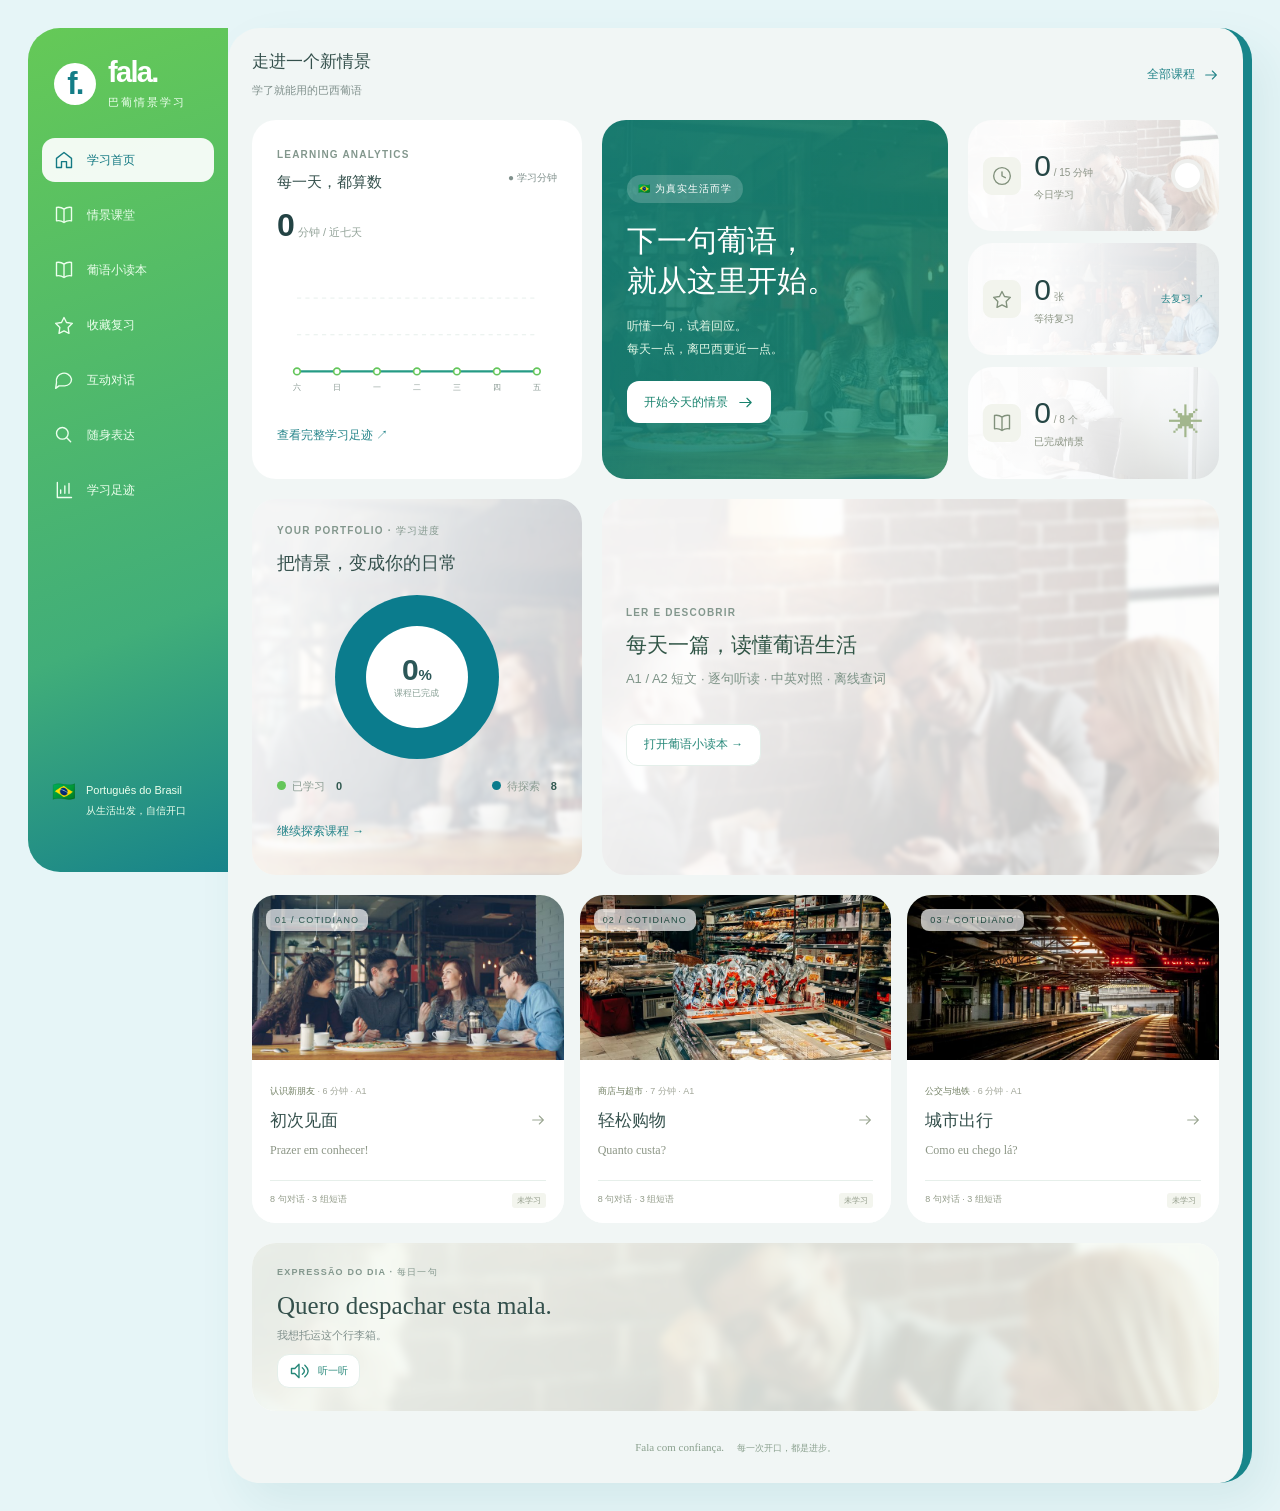
<file: index.html>
<!doctype html><html lang="zh-CN"><head><meta charset="utf-8"><meta name="viewport" content="width=device-width,initial-scale=1,viewport-fit=cover"><meta name="theme-color" content="#f7e79e"><meta name="description" content="每天一点，开口走进巴西。巴西葡语情景课程、间隔复习和离线表达。"><title>Fala · 巴葡情景学习</title><link rel="manifest" href="./manifest.webmanifest"><link rel="icon" href="./icon.svg" type="image/svg+xml"><link rel="apple-touch-icon" href="./icon-192.png"><link rel="stylesheet" href="./style.css"><link rel="stylesheet" href="./spring.css?v=1.7.1"></head><body><aside id="sidebar"></aside><div class="workspace"><header id="topbar"></header><main id="app"></main><footer>Fala com confiança. <span>每一次开口，都是进步。</span></footer></div><nav id="mobile-nav" aria-label="主要导航"></nav><dialog id="modal"></dialog><div id="toast" role="status" aria-live="polite"></div><script src="./data.js"></script><script src="./core.js"></script><script src="./reading-data.js"></script><script src="./reading-vocabulary.js"></script><script src="./dictionary.js"></script><script src="./verb-data.js"></script><script src="./verbs.js"></script><script src="./lexicon.js"></script><script src="./reading.js"></script><script src="./buddy.js"></script><script src="./app.js?v=1.7.1"></script></body></html>
</file>
<file: style.css>
:root{--bg:#fafaf6;--paper:#fff;--ink:#233c33;--muted:#7a857c;--green:#245e4d;--light:#eaf0e7;--line:#e5e8df;--orange:#ce744b;font-family:Inter,"Segoe UI","Microsoft YaHei",sans-serif;color:var(--ink);background:var(--bg);font-synthesis:none}*{box-sizing:border-box}body{margin:0}button,input,select{font:inherit}button,a,input,select{-webkit-tap-highlight-color:transparent}button,a{touch-action:manipulation}button{cursor:pointer}button{color:inherit}a{color:var(--green);text-decoration:none}button{border:0;background:none}button:focus-visible,a:focus-visible,input:focus-visible,select:focus-visible,summary:focus-visible{outline:3px solid #dd9e62;outline-offset:3px}h1,h2,h3,p{margin-top:0}p{line-height:1.7}button svg,a svg{flex-shrink:0}.icon{width:20px;height:20px;vertical-align:middle;flex-shrink:0}#sidebar{position:fixed;inset:0 auto 0 0;width:238px;padding:38px 22px 24px;border-right:1px solid var(--line);display:flex;flex-direction:column;background:#f6f7f0;z-index:20}.brand{display:flex;align-items:center;gap:12px;padding:0 12px;margin-bottom:52px;font-family:Georgia,serif;font-size:39px;font-weight:700;line-height:1}.brand-mark{background:var(--green);color:#fbf7e9;width:44px;height:48px;border-radius:15px 15px 15px 3px;text-align:center;padding-top:5px;font-size:37px}.brand-dot{color:var(--orange)}.brand small{display:block;font:11px "Microsoft YaHei",sans-serif;letter-spacing:2px;margin-top:8px;color:var(--muted)}.nav-label{padding:0 15px;color:#949b90;font-size:11px;letter-spacing:1px;margin-bottom:16px}.nav-item{display:flex;align-items:center;gap:13px;text-align:left;width:100%;border-radius:9px;padding:14px 15px;margin-bottom:6px;color:#738075;font-size:14px}.nav-item:hover{background:#edf0e5}.nav-item.active{background:#e2ebdf;color:var(--green);font-weight:650}.nav-item small{margin-left:auto;background:#fff;border-radius:6px;padding:2px 6px}.sidebar-bottom{margin-top:auto}.flag{display:flex;gap:10px;padding:15px 10px 22px;font-size:19px}.flag span{font-size:11px;line-height:1.9}.flag small{display:block;color:#9a9e94;font-size:10px}.workspace{margin-left:238px}#topbar{height:82px;border-bottom:1px solid var(--line);display:flex;align-items:center;justify-content:space-between;padding:0 46px;background:#ffffff88}.breadcrumb{font-size:12px;color:#8a9289}.breadcrumb span{padding:0 15px;color:#bac1b6}.top-actions{display:flex;align-items:center;gap:9px;color:#7c887e;font-size:11px}.online-dot{width:6px;height:6px;background:#6d9b72;border-radius:50%}.online-dot.offline{background:#d7a768}.avatar{background:#e8ecdf;border:3px solid #fff;border-radius:50%;width:34px;height:34px;display:grid;place-items:center;color:#526849;margin-left:10px;font-family:Georgia,serif;font-size:14px}#app{max-width:1300px;margin:auto;padding:39px 46px 45px}.page-heading{display:flex;justify-content:space-between;align-items:center;margin-bottom:27px;gap:12px}.eyebrow{font-size:10px;font-weight:650;letter-spacing:1.6px;color:#8b9482;display:block;margin-bottom:13px}.page-heading h1{font-size:29px;letter-spacing:-1px;font-weight:650;margin-bottom:10px}.page-heading p{font-size:12px;color:var(--muted);margin:0}.date-chip{font-size:11px;color:#7d887b;background:#f0f2e9;padding:10px 13px;border-radius:6px;white-space:nowrap}.hero{position:relative;border-radius:14px;background:#eaf0df;min-height:318px;overflow:hidden;display:flex;align-items:center;padding:31px 39px}.hero-copy{position:relative;z-index:2;width:53%}.pill{font-size:10px;letter-spacing:1px;display:inline-block;background:#ffffff75;border:1px solid #fff8;border-radius:20px;padding:7px 11px;margin-bottom:18px;color:#577047}.hero h2{font-size:37px;font-weight:600;letter-spacing:0;line-height:1.4;margin-bottom:13px}.hero p{font-size:12px;color:#7a8870;line-height:1.9;margin-bottom:21px}.primary,.secondary{display:inline-flex;align-items:center;justify-content:center;gap:9px;border-radius:7px;font-size:12px;min-height:42px;padding:11px 17px;font-weight:550}.primary{background:var(--green);color:#fff}.primary:hover{background:#1a483a}.primary .icon{width:17px;height:17px}.secondary{background:var(--paper);border:1px solid var(--line)}.secondary:hover{background:#f0f4eb}.hero-art{position:absolute;width:47%;right:1%;bottom:22px}.hero-caption{position:absolute;right:30px;bottom:18px;font-size:8px;letter-spacing:3px;color:#8e9b7c}.metrics{display:grid;grid-template-columns:repeat(3,1fr);gap:17px;margin:23px 0 34px}.metrics>div{border:1px solid var(--line);border-radius:9px;background:var(--paper);padding:20px;display:flex;align-items:center;gap:13px;min-width:0}.metrics>div>.icon{color:#81917c;background:#f2f4ed;padding:9px;box-sizing:content-box;border-radius:9px}.metrics b{font-size:24px;font-weight:600;display:block;white-space:nowrap}.metrics b small{font-size:10px;color:#8d9588;font-weight:400}.metrics label{display:block;color:#899382;font-size:10px;margin-top:5px}.metrics .text-button{font-size:10px;margin-left:auto;white-space:nowrap}.mini-ring{width:33px;height:33px;background:conic-gradient(#829b72 var(--p),#edf0e5 0);border-radius:50%;margin-left:auto;position:relative}.mini-ring:after{content:'';position:absolute;inset:4px;background:#fff;border-radius:50%}.metric-leaf{color:#a2b68d;font-size:35px;margin-left:auto}.section-title{display:flex;justify-content:space-between;align-items:center;margin-bottom:18px;gap:10px}.section-title h2{font-size:17px;font-weight:600;margin:0}.section-title p{font-size:11px;color:var(--muted);margin:8px 0 0}.section-title>span{font-size:10px;color:var(--muted)}.text-button{font-size:12px;display:inline-flex;align-items:center;gap:8px;color:var(--green);padding:7px 0;min-height:36px}.text-button .icon{width:16px;height:16px}.course-grid{display:grid;grid-template-columns:repeat(3,minmax(0,1fr));gap:20px}.course-card{background:#fff;border:1px solid var(--line);border-radius:12px;padding:0;text-align:left;overflow:hidden;transition:transform .18s,box-shadow .18s}.course-card:hover{transform:translateY(-4px);box-shadow:0 8px 24px #294e3810}.card-scene{height:131px;position:relative;overflow:hidden;display:flex;align-items:center;justify-content:center}.peach{background:#f3e5dc;color:#98715a}.yellow{background:#f3edd6;color:#a48e47}.mint{background:#e3ece3;color:#628875}.lavender{background:#ece7f0;color:#8d789d}.sky{background:#e2edf0;color:#668e9c}.sand{background:#ede9df;color:#8b8067}.scene-icon{width:53px;height:53px;stroke-width:1.1;transform:rotate(-8deg);position:relative;z-index:1}.card-scene:after{content:'';position:absolute;border:1px solid currentColor;opacity:.13;border-radius:50%;width:130px;height:130px;right:20%;top:36px}.card-scene:before{content:'';position:absolute;background:#ffffff65;width:77px;height:77px;transform:rotate(12deg);border-radius:18px;top:40px;left:36%}.scene-number{position:absolute;left:15px;top:14px;font-size:8px;letter-spacing:1.2px;opacity:.8}.scene-spark{position:absolute;right:21%;top:39px;font-size:18px;opacity:.7}.complete-tag{position:absolute;bottom:8px;right:8px;background:#fffd;border-radius:15px;padding:4px 8px;font-size:9px;color:var(--green)}.complete-tag .icon{width:12px;height:12px}.course-body{padding:20px 18px 15px}.meta{font-size:9px;color:#8a927e}.meta span{color:#a2a79a}.course-body h3{font-size:17px;margin:11px 0 8px;display:flex;justify-content:space-between;align-items:center}.course-body h3 .icon{width:16px;height:16px;color:#9ca793}.course-body p{font-size:12px;color:#8c9686;margin:0 0 20px;font-family:Georgia,serif}.card-bottom{border-top:1px solid #eff0e9;padding-top:12px;display:flex;justify-content:space-between;color:#939c8a;font-size:9px}.card-bottom span+span{background:#f3f5ee;padding:2px 5px;border-radius:3px;font-size:8px}.home-bottom{margin-top:26px;display:grid;grid-template-columns:1.15fr 1fr;gap:20px}.daily-note,.ai-teaser{border:1px solid var(--line);border-radius:10px;padding:23px 25px;background:#fff}.daily-note{background:#f5f3eb}.daily-note .eyebrow{font-size:9px}.daily-note h3{font-family:Georgia,serif;font-size:25px;font-weight:400;margin-bottom:6px}.daily-note p{font-size:11px;color:var(--muted);margin-bottom:9px}.daily-note .secondary{min-height:32px;padding:6px 11px;font-size:10px}.ai-badge{font-size:8px;letter-spacing:1px;color:#b3a28b}.ai-teaser h3{font-size:16px;margin:14px 0 9px}.ai-teaser h3 .icon{margin-right:5px}.ai-teaser p{font-size:11px;color:#9c9e92;margin-bottom:5px}.ai-teaser .text-button{font-size:10px}footer{text-align:center;color:#a5ac9c;font:11px Georgia,serif;padding:0 20px 28px}footer span{font:9px "Microsoft YaHei",sans-serif;padding-left:10px}.icon-button{width:36px;height:36px;display:inline-grid;place-items:center;border-radius:50%}.icon-button:hover{background:#eaf0e4}.tabs{display:flex;gap:6px;border-bottom:1px solid var(--line);margin:0 0 25px;padding-bottom:12px}.tabs button{font-size:13px;padding:10px 17px;border-radius:7px;color:#8b9486}.tabs button.selected{background:var(--green);color:#fff}.tabs small{opacity:.65;margin-left:5px}.soft-note{display:flex;gap:10px;align-items:center;margin-top:26px;background:#eff2e9;padding:18px;font-size:12px;color:#7d8975;border-radius:9px}.back{margin-bottom:15px}.lesson-layout{display:grid;grid-template-columns:minmax(0,1.5fr) minmax(265px,1fr);gap:28px}.conversation{background:#f1f3ed;border-radius:12px;overflow:hidden}.conversation-title{padding:22px;display:flex;align-items:center;gap:13px}.conversation-title>.icon{width:32px;height:32px}.conversation-title b{font:20px Georgia,serif;display:block}.conversation-title span{display:block;font-size:10px;margin-top:7px}.conversation-title button{margin-left:auto}.small{font-size:10px;min-height:33px;padding:7px 10px}.helper{color:#8d9688;font-size:11px;line-height:1.8}.conversation>.helper{margin:15px 20px}.message{display:flex;gap:10px;margin:24px 18px}.message.mine{flex-direction:row-reverse}.speaker-avatar{flex-shrink:0;width:30px;height:30px;display:grid;place-items:center;background:#e0e5d9;border-radius:9px;color:#6c7d64;font-size:11px}.mine .speaker-avatar{background:#d4e3d1}.message-content{max-width:88%;min-width:0}.speaker-name{display:block;color:#8c9684;font-size:9px;margin-bottom:7px}.mine .speaker-name{text-align:right}.bubble{padding:15px 16px 8px;background:white;border-radius:0 11px 11px 11px;border:1px solid #e6e9e0}.mine .bubble{background:#e4eddd;border-radius:11px 0 11px 11px;border-color:#dce5d5}.portuguese{font-size:17px;line-height:1.6;font-weight:550}.word{font:inherit;color:inherit;padding:0 1px;display:inline;border-radius:2px;min-height:30px}.word:hover{background:#b8d0aa66;text-decoration:underline;text-decoration-style:dotted}.zh{font-size:12px;margin:8px 0 4px;color:#6a7863}.en{font-size:11px;color:#959d91;line-height:1.6;margin:5px 0 10px;font-weight:400}.sentence-actions{display:flex;align-items:center;gap:12px;border-top:1px solid #d6dec84d;padding-top:6px;margin-top:10px;flex-wrap:wrap}.sentence-actions button{font-size:9px;color:#8a9780;display:flex;align-items:center;gap:4px;min-height:32px;padding:0}.sentence-actions .icon{width:14px;height:14px}.sentence-actions a{font-size:8px;color:#9aa28f;margin-left:auto;min-height:32px;display:flex;align-items:center}.sentence-actions .saved{color:#b8843b}.saved svg{fill:#e8bb6250}.lesson-end{padding:12px 18px 25px;text-align:center}.lesson-notes .section-title{margin-bottom:15px}.phrase-card,.grammar-card{border:1px solid var(--line);border-radius:10px;padding:22px;background:#fff;margin-bottom:16px}.phrase-card .eyebrow,.grammar-card .eyebrow{font-size:9px;margin-bottom:12px}.phrase-card h3{font-size:17px;line-height:1.5;margin-bottom:9px}.phrase-card p{font-size:12px;color:#85917b;margin-bottom:7px}.grammar-card{background:#f4f0e5}.grammar-card h3{font-size:15px;line-height:1.7}.grammar-card p{font-size:12px;color:#8e8c79}.grammar-example{border-top:1px solid #dedbcb;padding-top:17px;margin-top:20px}.grammar-example b{font-size:14px;font-weight:550;line-height:1.7}.review-summary{display:flex;gap:30px;font-size:12px;color:var(--muted);margin-bottom:20px;flex-wrap:wrap}.review-summary b{color:var(--green);margin-left:7px}.flashcard{max-width:750px;border:1px solid var(--line);border-radius:16px;background:#fff;padding:24px;margin:0 auto 26px;text-align:center;min-height:350px;box-shadow:0 10px 30px #234a3004}.flashcard-top{display:flex;justify-content:space-between;font-size:10px;color:#9aa18e}.flashcard-content{padding:45px 15px 30px}.flashcard-content h2{font-size:25px;line-height:1.6;margin-bottom:25px}.flashcard-content h3{font-size:26px;color:var(--green);line-height:1.6}.flashcard .sentence-actions{justify-content:center;border:0}.flashcard .sentence-actions a{margin-left:0}.muted{color:var(--muted);font-size:12px}.answer{border-top:1px dashed var(--line);padding-top:24px}.rating-row{display:grid;grid-template-columns:repeat(4,1fr);gap:10px}.rating{border:1px solid var(--line);border-radius:8px;padding:14px 5px;font-size:12px;background:#f6f7f1}.rating small{display:block;font-size:10px;opacity:.6;margin-top:6px}.rating.again{background:#fbebe3;color:#b76d4f}.rating.good{background:#e4eddc;color:#4e7548}.rating.easy{background:#dcece4;color:#2d715b}.collection{border:1px solid var(--line);border-radius:10px;background:white;padding:20px;margin-top:25px}.collection summary{cursor:pointer;font-size:13px}.collection-row{display:flex;align-items:center;justify-content:space-between;padding:20px 0;border-bottom:1px solid var(--line);gap:15px}.collection-row b{font-size:14px;overflow-wrap:anywhere}.collection-row p{font-size:11px;color:#929a88;margin:6px 0 0}.empty-state{text-align:center;background:#f0f4e9;border-radius:12px;padding:50px 30px;margin:20px 0}.empty-state>.icon{width:45px;height:45px;color:#779c6d;margin-bottom:20px}.empty-state h2{font-size:23px}.empty-state p{font-size:12px;color:#8a9680;max-width:420px;margin:0 auto 22px}.practice-controls{display:flex;justify-content:space-between;gap:20px;margin-bottom:24px;align-items:center;font-size:12px}.practice-controls label{display:flex;gap:12px;align-items:center}select,input{border:1px solid var(--line);background:white;border-radius:6px;padding:11px 12px;color:var(--ink);min-width:0}.switch-label input{accent-color:var(--green)}.practice-panel{max-width:780px;margin:auto;background:#fff;border:1px solid var(--line);border-radius:15px;padding:30px;text-align:center}.practice-progress{display:flex;justify-content:space-between;font-size:11px;color:#8e9b84}.progress-track{height:4px;border-radius:4px;background:#edf0e5;margin:15px 0 30px;overflow:hidden}.progress-track>div{height:100%;background:#8ba77a}.voice-orb{display:grid;place-items:center;border-radius:50%;width:76px;height:76px;background:#e9efdf;border:10px solid #f5f7f0;margin:10px auto 25px;color:#5f8850}.voice-orb .icon{width:29px;height:29px}.practice-panel h2{font-size:25px;line-height:1.7}.your-turn{margin:32px 0 20px;border-top:1px dashed var(--line);padding-top:25px}.your-turn p{font-size:12px;color:#8a9480}.practice-buttons{display:flex;gap:10px;justify-content:center;flex-wrap:wrap}.danger{background:#be634c;color:white;border-radius:8px;padding:12px 18px;font-size:12px}.reference-answer{background:#f0f4e9;border-radius:12px;padding:25px;margin:20px 0;text-align:left}.reference-answer h3{font-size:22px;line-height:1.6}.reference-answer p{font-size:12px}.reference-answer details{font-size:10px;color:#89977e;margin-top:15px;cursor:pointer}audio{max-width:100%;margin-top:18px;height:38px}.search-box{display:flex;border:1px solid var(--line);border-radius:10px;background:#fff;align-items:center;padding:7px 8px 7px 18px;gap:12px}.search-box>.icon{color:#8a9b7f}.search-box input{flex:1;border:0;outline:none;background:transparent;font-size:13px}.search-tags{display:flex;flex-wrap:wrap;gap:10px;margin:15px 0 35px}.search-tags button{border:1px solid var(--line);border-radius:20px;padding:7px 13px;font-size:10px;color:#849276;background:#fff}.search-results{display:grid;grid-template-columns:repeat(2,minmax(0,1fr));gap:16px}.result-card{border:1px solid var(--line);border-radius:10px;background:#fff;padding:22px}.result-card h3{font-size:17px;line-height:1.6;margin:10px 0}.result-card p{font-size:12px;color:#87967b;margin-bottom:5px}.external-search{background:#eef1e7;border-radius:12px;padding:25px;margin-top:28px;display:flex;justify-content:space-between;align-items:center;gap:24px}.external-search h3{font-size:17px}.external-search p{font-size:11px;color:#929c86;margin:0}.external-search>div+div{display:flex;gap:9px;flex-wrap:wrap;max-width:285px}.external-search a{font-size:10px}.stats-grid{display:grid;grid-template-columns:1fr 1fr;gap:22px}.panel{border:1px solid var(--line);border-radius:12px;background:#fff;padding:24px}.panel .section-title h2{font-size:15px}.panel .section-title b{font-size:11px}.calendar{display:grid;grid-template-columns:repeat(7,1fr);gap:7px;text-align:center}.calendar .weekday{font-size:10px;color:#99a18f;padding:7px 0}.calendar button{min-height:38px;font-size:12px;border-radius:7px}.calendar button:hover{background:#f2f4eb}.calendar .studied{background:#e6eddc}.calendar .goal{background:#739668;color:#fff}.calendar .today{font-weight:700;text-decoration:underline;text-underline-offset:4px}.calendar .chosen{outline:2px solid var(--green);outline-offset:-2px}.calendar-legend{font-size:9px;color:#8b967e;margin:20px 0 0;display:flex;gap:7px;align-items:center}.calendar-legend i{width:9px;height:9px;background:#e6eddc;border-radius:2px}.calendar-legend i.goal{background:#739668;margin-left:10px}.bar-chart{display:flex;height:219px;align-items:stretch;justify-content:space-around;padding:20px 0 0;border-bottom:1px solid var(--line)}.bar-col{display:flex;flex-direction:column;align-items:center;width:12%;font-size:10px;color:#99a38c}.bar-space{height:140px;width:100%;display:flex;align-items:flex-end;justify-content:center;margin-top:8px}.bar-space i{background:#d4dfc8;width:24px;max-width:80%;border-radius:4px 4px 0 0;min-height:2px}.bar-space .current{background:#648958}.bar-col label{font-size:9px;margin-top:10px}.session-panel{margin-top:22px}.session-row{display:flex;gap:13px;align-items:center;padding:15px 0;border-bottom:1px solid var(--line);font-size:12px;color:#8c9980}.session-row b{margin-left:auto;font-weight:500}.stats-metrics{margin-top:0}dialog{border:1px solid var(--line);border-radius:16px;width:min(540px,calc(100% - 28px));max-height:90dvh;padding:25px;color:var(--ink);background:#fafbf6;box-shadow:0 30px 120px #182b3540}dialog::backdrop{background:#233b3355;backdrop-filter:blur(3px)}.modal-header{display:flex;align-items:center;justify-content:space-between;margin-bottom:25px;font-size:11px;color:#87967b}dialog h2{font-size:23px;line-height:1.5}dialog>p{font-size:13px;color:#819076}form:not(#search-form) label{display:flex;flex-direction:column;gap:8px;font-size:12px;color:#829276;margin-bottom:16px}form:not(#search-form) input,form:not(#search-form) select{width:100%;font-size:14px}dialog hr{border:0;border-top:1px solid var(--line);margin:27px 0}dialog h3{font-size:16px}.backup-buttons{display:flex;flex-wrap:wrap;gap:10px;align-items:center}.file-label{cursor:pointer}.backup-buttons .file-label{margin:0}#toast{position:fixed;bottom:30px;left:calc(50% + 100px);transform:translate(-50%,20px);background:#233e33;color:#fff;padding:14px 22px;border-radius:10px;box-shadow:0 8px 30px #0002;font-size:12px;max-width:90%;z-index:100;opacity:0;pointer-events:none;transition:.2s;line-height:1.7}#toast.show{opacity:1;transform:translate(-50%,0)}#mobile-nav{display:none}summary{cursor:pointer}button:disabled{opacity:.4;cursor:default}
@media(min-width:1500px){.hero{min-height:350px}.hero h2{font-size:43px}.card-scene{height:155px}}
@media(max-width:1150px){#sidebar{width:205px;padding:30px 14px}.workspace{margin-left:205px}#topbar{padding:0 28px}#app{padding:30px 28px}.hero{padding:28px}.hero h2{font-size:31px}.hero-art{width:48%;right:-1%}.metrics{gap:10px}.metrics>div{padding:15px 12px;gap:8px}.metrics>div>.icon{padding:7px;width:17px;height:17px}.metrics b{font-size:21px}.metrics .mini-ring,.metrics .metric-leaf{display:none}.course-grid{gap:14px}.course-body{padding:17px 14px}.lesson-layout{grid-template-columns:minmax(0,1fr)}.lesson-notes{display:grid;grid-template-columns:1fr 1fr;gap:14px}.lesson-notes>.section-title{grid-column:1/-1}.phrase-card,.grammar-card{margin:0}.stats-grid{grid-template-columns:1fr}.calendar button{min-height:45px}.home-bottom{gap:14px}}
@media(max-width:760px){#sidebar{display:none}.workspace{margin-left:0}#topbar{height:62px;padding:0 20px}.breadcrumb{font-size:10px}.breadcrumb span{padding:0 7px}.top-actions{font-size:9px;gap:4px}.avatar{margin-left:3px;width:29px;height:29px}#app{padding:27px 20px 30px}.page-heading{margin-bottom:23px;align-items:flex-start}.page-heading h1{font-size:26px;line-height:1.4;letter-spacing:-.7px}.page-heading p{font-size:11px;line-height:1.8}.eyebrow{font-size:8px;letter-spacing:1.4px}.page-heading .date-chip{display:none}.page-heading>.secondary{font-size:10px;padding:8px;min-height:35px;white-space:nowrap}.hero{min-height:312px;border-radius:12px;padding:25px}.hero-copy{width:67%}.hero h2{font-size:29px;line-height:1.5}.hero p{font-size:11px;margin-bottom:21px}.hero-art{width:57%;right:-22%;bottom:60px;opacity:.8}.hero .pill{font-size:8px;margin-bottom:14px}.hero .primary{font-size:11px}.hero-caption{right:17px;bottom:14px;font-size:7px;letter-spacing:2px}.metrics{gap:8px;margin:17px 0 29px}.metrics>div{padding:14px 10px;display:block}.metrics>div>.icon{display:none}.metrics b{font-size:21px}.metrics b small{font-size:8px}.metrics label{font-size:9px;margin-top:7px}.metrics .text-button{display:none}.section-title h2{font-size:16px}.section-title p{font-size:10px}.section-title .text-button{font-size:10px;white-space:nowrap}.course-grid{grid-template-columns:repeat(2,minmax(0,1fr));gap:13px}.course-card:nth-child(3):last-child{display:none}.card-scene{height:111px}.scene-number{font-size:7px;left:11px;top:11px;letter-spacing:.7px}.scene-icon{width:43px;height:43px}.card-scene:before{left:27%;top:30px;width:63px;height:63px}.scene-spark{right:15%;top:32px}.course-body{padding:15px 12px}.meta{font-size:8px}.meta span{font-size:7px}.course-body h3{font-size:16px;margin:10px 0 7px}.course-body h3 .icon{width:14px;height:14px}.course-body p{font-size:11px;min-height:17px;margin-bottom:16px}.card-bottom{font-size:8px}.card-bottom span+span{font-size:7px}.home-bottom{grid-template-columns:1fr;margin-top:21px;gap:14px}.daily-note,.ai-teaser{padding:23px}.daily-note h3{font-size:26px}.ai-teaser{background:#f5f6f0}.ai-teaser p{font-size:12px}.ai-teaser .text-button{font-size:11px}footer{padding-bottom:110px;font-size:10px}footer span{display:block;padding:7px 0 0;font-size:9px}#mobile-nav{display:flex;position:fixed;bottom:0;left:0;right:0;background:#fbfcf7f5;backdrop-filter:blur(12px);border-top:1px solid var(--line);z-index:25;justify-content:space-around;padding:8px 7px calc(8px + env(safe-area-inset-bottom));gap:2px}#mobile-nav .nav-item{display:flex;flex-direction:column;align-items:center;gap:5px;padding:8px 3px;margin:0;font-size:9px;border-radius:8px;min-height:51px;width:16.66%;white-space:nowrap;position:relative}#mobile-nav .nav-item .icon{width:20px;height:20px}#mobile-nav .nav-item small{position:absolute;right:4px;top:1px;font-size:7px;padding:1px 3px;border:1px solid var(--line)}#toast{left:50%;bottom:105px;width:max-content;max-width:88%;font-size:11px;padding:12px 17px}.tabs{gap:2px;margin-bottom:22px}.tabs button{padding:9px 12px;font-size:12px}.tabs small{font-size:9px}.soft-note{font-size:11px;align-items:flex-start}.lesson-layout{gap:25px}.message{margin:22px 12px;gap:7px}.speaker-avatar{width:26px;height:26px;font-size:9px}.message-content{max-width:86%}.bubble{padding:12px 13px 6px}.portuguese{font-size:17px}.zh{font-size:12px}.en{font-size:11px}.sentence-actions{gap:10px}.sentence-actions button{min-height:35px;font-size:9px}.sentence-actions a{font-size:8px}.conversation-title{padding:19px 15px;gap:9px}.conversation-title b{font-size:18px}.conversation-title .small{font-size:8px;padding:7px}.conversation-title>.icon{width:24px}.lesson-notes{display:block}.phrase-card,.grammar-card{margin-bottom:15px}.review-summary{gap:15px;font-size:10px}.flashcard{padding:20px 15px}.flashcard-content{padding:40px 6px 25px}.flashcard-content h2{font-size:23px}.flashcard-content h3{font-size:24px}.rating-row{gap:6px}.rating{font-size:11px;padding:13px 3px}.rating small{font-size:9px}.practice-controls{font-size:10px;gap:10px}.practice-controls select{max-width:144px;font-size:12px;padding:10px 8px}.practice-panel{padding:24px 18px}.practice-panel h2{font-size:22px}.reference-answer{padding:20px}.reference-answer h3{font-size:21px}.your-turn .helper{font-size:10px}.search-box{gap:6px;padding-left:12px}.search-box input{font-size:12px;padding-left:3px}.search-box .primary{padding:10px 12px;min-height:38px;font-size:11px}.search-results{grid-template-columns:1fr}.search-tags{gap:7px;margin-bottom:28px}.search-tags button{font-size:10px;padding:7px 11px}.external-search{display:block;padding:23px}.external-search>div+div{margin-top:20px;max-width:none}.stats-grid{gap:16px}.panel{padding:20px 16px}.calendar{gap:5px}.calendar button{min-height:36px}.stats-metrics b{font-size:22px}.stats-metrics b small{display:block;margin-top:4px}.session-row{font-size:10px;gap:8px}.session-row .icon{width:16px}dialog{padding:23px}dialog h2{font-size:22px}.backup-buttons .secondary{font-size:11px}.back{margin-top:-6px}}
@media(prefers-reduced-motion:reduce){*{scroll-behavior:auto!important;transition:none!important}}
.sentence-actions button{min-height:42px;font-size:11px;color:#677b5e}.sentence-actions a{min-height:42px;font-size:10px;color:#74836a}.en{color:#77856f}.helper{color:#74806c}.meta{color:#728064}
@media(max-width:760px){.meta{font-size:10px}.meta span{font-size:9px}.card-bottom{font-size:9px}.course-body p{font-size:12px}.en{font-size:12px}.sentence-actions{gap:12px}.sentence-actions button{font-size:11px}.sentence-actions a{font-size:10px}.helper{font-size:12px}.primary,.secondary{font-size:12px}.eyebrow{font-size:9px}#mobile-nav .nav-item{font-size:10px}.search-tags button{min-height:40px;font-size:11px}.tabs button{min-height:42px}}

/* Daily check-in and conversation partner */
.checkin-banner{display:flex;align-items:center;justify-content:space-between;gap:20px;padding:22px 26px;margin-bottom:25px;border:1px solid var(--line);border-radius:16px;background:#eef4e8}.checkin-banner h2{font-size:21px;margin:9px 0}.checkin-banner p{margin:8px 0;line-height:1.7}.checkin-banner small{color:#52694d}.checkin-banner .secondary{flex-shrink:0}.ai-connection{margin-bottom:18px}.ai-connection summary{cursor:pointer;font-weight:600}.ai-connection form{display:grid;gap:12px;margin-top:18px}.ai-connection label,.buddy-controls label{display:flex;flex-direction:column;gap:8px;font-size:12px}.ai-connection input,.buddy-controls select,.buddy-chat textarea{width:100%;box-sizing:border-box;border:1px solid var(--line);border-radius:8px;background:#fffdf8;color:#243d32;padding:12px;font:inherit}.buddy-controls{display:grid;grid-template-columns:repeat(2,minmax(0,1fr));gap:16px;margin-bottom:18px}.buddy-controls .helper{grid-column:1/-1}.buddy-controls .switch-label{flex-direction:row;align-items:center}.buddy-chat textarea{resize:vertical;min-height:95px;margin:10px 0}.buddy-messages{max-height:580px;overflow-y:auto;overflow-wrap:anywhere;padding:8px 2px}.buddy-message{padding:18px;background:#eff4ea;border-radius:12px;margin:0 8% 16px 0;line-height:1.8;white-space:pre-wrap}.buddy-message>div{font-size:18px;margin-top:8px}.buddy-message.mine{background:#faf0e5;margin:0 0 16px 8%}.buddy-message p{margin:8px 0;font-size:13px}.buddy-message .search-tags{white-space:normal;margin:12px 0}.buddy-message .word{font-size:inherit}.buddy-correction{border-left:3px solid #c19348;padding-left:12px;font-size:13px}.buddy-error{color:#943a32;background:#fff0e9;padding:14px;border-radius:8px;line-height:1.7}button:disabled{opacity:.55;cursor:wait}.buddy-chat .section-title{gap:12px}.ai-connection input{max-width:100%}@media(max-width:760px){.checkin-banner{padding:18px;align-items:flex-start;flex-direction:column}.checkin-banner h2{font-size:19px}.checkin-banner p,.checkin-banner small{font-size:12px}.buddy-controls{grid-template-columns:1fr}.buddy-message{margin-right:3%;padding:14px}.buddy-message.mine{margin-left:3%}.buddy-message>div{font-size:16px}.buddy-chat .section-title h2{font-size:16px}.buddy-messages{max-height:520px}}
.checkin-banner{flex-wrap:wrap}.checkin-week{display:flex;gap:7px;flex-wrap:wrap}.checkin-week>span{display:flex;flex-direction:column;align-items:center;gap:7px}.checkin-week b{width:28px;height:28px;border:1px solid #c3d2ba;border-radius:50%;display:grid;place-items:center;color:#8a9782}.checkin-week .visited b{background:#245e4d;color:white}.checkin-week small{font-size:10px}

/* Reading module, scoped to avoid changing existing lessons. */
.reading-home{display:flex;justify-content:space-between;align-items:center;gap:20px;border:1px solid var(--line);border-radius:14px;background:#f0f4e9;padding:24px;margin:24px 0}.reading-home h2{font-size:21px;margin:8px 0}.reading-home p{font-size:13px;line-height:1.8}.reading-levels{display:grid;grid-template-columns:repeat(4,minmax(0,1fr));gap:12px}.reading-level{display:flex;flex-direction:column;text-align:left;gap:9px;padding:18px;border:1px solid var(--line);border-radius:12px;background:#fffdf8;color:var(--text);cursor:pointer}.reading-level.selected{background:#e7efdf;border-color:#245e4d}.reading-level span,.reading-level small{font-size:11px;line-height:1.7}.reading-card{background:#fffdf8;border:1px solid var(--line);border-radius:14px;padding:24px;text-align:left;color:inherit;cursor:pointer}.reading-card h2{font-size:21px;line-height:1.5}.reading-card>p[lang]{font-family:Georgia,serif;font-size:20px}.reading-card small{line-height:1.8}.reading-toolbar{display:flex;justify-content:space-between;align-items:center;gap:12px;margin-bottom:22px}.reading-toolbar label{font-size:12px;white-space:nowrap}.reading-toolbar select{padding:10px;border:1px solid var(--line);border-radius:8px;background:#fffdf8;color:inherit}.reading-article{max-width:850px;margin:auto}.reading-article>h2{font-size:29px;font-family:Georgia,serif}.reading-new{padding:15px;background:#f3f5ec;border-radius:9px;margin:20px 0;font-size:13px;line-height:1.9}.reading-sentence{border-bottom:1px solid var(--line);padding:22px 0}.reading-line{display:flex;align-items:flex-start;gap:12px}.reading-line>p{flex:1;min-width:0;margin:0;font-size:23px;line-height:1.95}.reading-number{font-size:10px;color:#77856f;padding-top:13px;min-width:15px}.reading-line .icon-button{flex-shrink:0;margin-top:5px}.reading-toggle{margin:8px 0 0 26px}.reading-translations{margin:12px 0 0 26px;line-height:1.9;padding:12px 16px;border-left:3px solid #d5e3cc;background:#fafbf5}.reading-translations[hidden]{display:none}.reading-translations p{margin:6px 0}.reading-notes{max-width:850px;margin:24px auto}.reading-note{border-bottom:1px solid var(--line);padding:12px 0}.reading-note h3{font-size:18px;line-height:1.8}.reading-note p{font-size:13px;line-height:1.9}.reading-line .word{font-size:inherit}.reading-grid{margin-top:25px}.reading-grid .empty-state{grid-column:1/-1}@media(max-width:1000px){.reading-levels{grid-template-columns:repeat(2,minmax(0,1fr))}}@media(max-width:760px){#mobile-nav .nav-item{flex:1 1 0;width:auto;min-width:0;font-size:9px;padding-left:1px;padding-right:1px}#mobile-nav{gap:1px;padding-left:3px;padding-right:3px}.reading-home{align-items:flex-start;flex-direction:column;padding:20px}.reading-home h2{font-size:19px}.reading-home p{font-size:12px}.reading-levels{gap:8px}.reading-level{padding:13px}.reading-level span,.reading-level small{font-size:10px}.reading-grid{grid-template-columns:1fr}.reading-card{padding:22px}.reading-article>h2{font-size:25px}.reading-line{gap:7px}.reading-line>p{font-size:20px;line-height:1.95}.reading-toggle,.reading-translations{margin-left:21px}.reading-translations{padding:10px}.reading-translations .en{font-size:13px}.reading-article .icon-button{width:32px;min-width:32px;padding:5px}.reading-toolbar{position:sticky;top:0;background:#fafaf6;z-index:5;padding:10px 0}.reading-new{font-size:12px}}

/* Per-sentence lesson translation and offline verb analysis. */
.lesson-translation[hidden]{display:none}.sentence-actions{flex-wrap:wrap}.verb-analysis{border:1px solid var(--line);background:#f6f8f0;border-radius:12px;padding:16px;margin:18px 0}.verb-analysis h3{font-size:18px}.verb-lemma{padding:10px 0;border-top:1px solid var(--line)}.verb-lemma h4{font-size:18px;display:flex;align-items:center;gap:12px;flex-wrap:wrap}.verb-lemma ul{padding-left:20px;font-size:12px;line-height:1.9}.verb-lemma li{margin:9px 0}.verb-lemma summary{cursor:pointer;font-size:13px;padding:10px 0}.verb-lemma select{max-width:100%;padding:10px;border:1px solid var(--line);border-radius:7px;background:white;font-size:12px;color:inherit}.verb-table-wrap{overflow-x:auto}.verb-table{width:100%;border-collapse:collapse;font-size:12px;margin:12px 0}.verb-table th,.verb-table td{padding:9px 7px;border-bottom:1px solid var(--line);text-align:left;vertical-align:top}.verb-table td[lang]{font-size:15px;overflow-wrap:anywhere}
/* Two viewport-sized sheets: inner bars read each sheet, outer bar changes sheets. */
.reading-open .workspace>footer{display:none}.reading-open #app{padding-bottom:12px}.reading-workspace{height:var(--reading-height,calc(100dvh - 180px));display:flex;flex-direction:column;min-height:0;max-width:920px;margin:auto}.reading-workspace .reading-toolbar{position:static;flex-shrink:0;margin:0 0 8px;padding:0}.reading-paper-tabs{display:flex;gap:12px;flex-shrink:0}.reading-paper-tabs button{border-bottom:2px solid transparent;border-radius:0}.reading-paper-tabs button[aria-pressed=true]{border-bottom-color:#245e4d;color:#245e4d;font-weight:bold}.reading-scroll-hint{font-size:11px;color:#74806c;line-height:1.6;margin:7px 0 12px;flex-shrink:0}.reading-book{position:relative;flex:1;min-height:0;overflow-y:scroll;scrollbar-gutter:stable;scroll-snap-type:y proximity;padding-right:14px;overscroll-behavior:auto}.reading-book .reading-paper{display:flex;flex-direction:column;box-sizing:border-box;height:100%;min-height:0;max-width:none;width:100%;margin:0 0 20px;padding:24px 26px 0;border-radius:8px;box-shadow:0 3px 9px #243d3210;scroll-snap-align:start;background:#fffef9}.reading-paper-scroll{flex:1;min-height:0;overflow-y:scroll;scrollbar-gutter:stable;padding-right:12px;overscroll-behavior:auto}.reading-paper-scroll:focus-visible,.reading-book:focus-visible{outline:2px solid #93ac82;outline-offset:-2px}.reading-text h1{font-size:25px;line-height:1.5;margin:9px 0}.reading-text>h2{font-family:Georgia,serif;font-size:25px;line-height:1.5}.reading-paper .reading-sentence{padding:20px 0}.reading-sentence.reading-current{border-left:3px solid #b6cda6;padding-left:12px;background:#f6f8f1}.reading-paper .reading-line>p{font-size:22px}.reading-player{flex-shrink:0;border-top:1px solid var(--line);background:#fffef9;padding:9px 0 13px;text-align:center}.reading-player-status{font-size:11px;color:#687c5e;line-height:1.6;margin:0 0 5px}.reading-player-buttons{display:flex;justify-content:center;align-items:center;gap:24px}.reading-player-buttons button{border:1px solid var(--line);border-radius:50%;width:43px;height:43px;display:grid;place-items:center;color:#245e4d;background:#f4f7ec;cursor:pointer}.reading-player-buttons .reading-play{width:48px;height:48px;background:#245e4d;color:white}.reading-player-buttons button:disabled{cursor:default;opacity:.3}.reading-book .reading-notes{padding-bottom:24px}.reading-note-heading{display:flex;align-items:flex-start;gap:12px}.reading-note-heading h3{flex:1;min-width:0;margin-top:12px}.reading-note-heading .icon-button{flex-shrink:0;margin-top:10px}.reading-paper-scroll::-webkit-scrollbar,.reading-book::-webkit-scrollbar{width:10px}.reading-paper-scroll::-webkit-scrollbar-track,.reading-book::-webkit-scrollbar-track{background:#f0f1e9;border-radius:6px}.reading-paper-scroll::-webkit-scrollbar-thumb,.reading-book::-webkit-scrollbar-thumb{background:#bccbb2;border-radius:6px;border:2px solid #f0f1e9}.reading-book::-webkit-scrollbar-thumb{background:#77906b}@media(max-width:760px){.reading-open #app{padding-top:14px;padding-bottom:0}.reading-workspace .reading-toolbar{background:transparent}.reading-book{padding-right:8px}.reading-book .reading-paper{padding:17px 14px 0}.reading-book .reading-notes{padding-bottom:17px}.reading-paper-scroll{padding-right:5px}.reading-paper .reading-line>p{font-size:19px;line-height:1.9}.reading-text h1{font-size:22px}.reading-text>h2{font-size:21px}.reading-paper-tabs{gap:8px}.reading-paper-tabs .text-button{font-size:11px;padding:7px 2px}.reading-scroll-hint{font-size:10px;margin:5px 0 8px}.reading-player{padding:7px 0 9px}.reading-player-status{font-size:10px}.reading-player-buttons{gap:21px}.reading-player-buttons button{width:39px;height:39px}.reading-player-buttons .reading-play{width:44px;height:44px}.reading-paper .reading-new{padding:10px;font-size:11px;margin:12px 0}.reading-paper .reading-line .icon-button{width:30px;min-width:30px}.verb-analysis{padding:12px}.verb-lemma h4{font-size:16px}.verb-table{font-size:11px}}
.reading-open #toast{top:12px;bottom:auto}

/* Compact reading layout: use the available app window, including browser zoom. */
.reading-open .breadcrumb{display:none}.reading-open #topbar{height:48px;justify-content:flex-end}.reading-open #app{max-width:none;width:100%;box-sizing:border-box;padding:12px 20px 8px}.reading-open .reading-workspace{max-width:none;width:100%;margin:0}.reading-workspace .reading-toolbar{margin-bottom:4px}.reading-paper-tabs .text-button{padding-top:5px;padding-bottom:5px}.reading-book .reading-paper{padding:16px 20px 0}.reading-text h1{font-size:23px;margin:5px 0;line-height:1.3}.reading-text>h2{font-size:24px;margin:5px 0 10px;line-height:1.35}.reading-paper .reading-new{padding:9px 12px;margin:10px 0;font-size:12px;line-height:1.5}.reading-paper .reading-sentence{padding:10px 0}.reading-paper .reading-line>p{font-size:21px;line-height:1.55;letter-spacing:normal;word-spacing:normal}.reading-paper .reading-line .word{padding:0;min-height:0;line-height:inherit}.reading-paper .reading-number{padding-top:7px}.reading-paper .reading-toggle{margin-top:3px;padding-top:3px;padding-bottom:3px;min-height:28px}.reading-paper .reading-line .icon-button{margin-top:0}.reading-paper .reading-translations{margin-top:6px;padding:8px 12px;line-height:1.65}.reading-paper .reading-translations p{margin:4px 0}.reading-player{padding:6px 0 8px}.reading-player-status{margin-bottom:3px}.reading-sentence.reading-current{padding-left:9px}.course-progress{white-space:nowrap;font-weight:600}.course-progress.is-complete{color:#245e4d;background:#e6efdf;border-radius:5px;padding:3px 6px}.course-card .complete-tag{font-size:12px;padding:6px 10px;background:#f4faef;color:#245e4d;font-weight:600}@media(max-width:760px){.reading-open #topbar{height:44px}.reading-open #app{padding:8px 12px 0}.reading-book .reading-paper{padding:14px 12px 0}.reading-paper .reading-line>p{font-size:19px;line-height:1.7}.reading-paper .reading-sentence{padding:12px 0}.reading-text h1{font-size:21px}.reading-text>h2{font-size:22px}.reading-paper .reading-new{font-size:11px}.reading-paper .reading-toggle{min-height:34px}.course-card .complete-tag{font-size:10px;padding:4px 7px}.card-bottom .course-progress{font-size:10px}}
</file>
<file: spring.css>
/* Fala · Azul: translucent surfaces with readable, quiet controls. */
:root{--bg:#f3f0df;--paper:#fffef5;--ink:#30312e;--muted:#7c7c70;--green:#343532;--light:#f9e58f;--line:#e3e1d5;--orange:#e8c642}
body{background:radial-gradient(ellipse at 85% 5%,#cce6fb 0,transparent 45%),radial-gradient(ellipse at 5% 65%,#d9eef4 0,transparent 50%),#edf4fa;background-attachment:fixed;color:var(--ink)}
#sidebar{background:#f6fbffb8;backdrop-filter:blur(22px);border-right:1px solid #ffffffc9}.brand{font-family:Inter,'Segoe UI',sans-serif;letter-spacing:-2px}.brand-mark{background:linear-gradient(140deg,#498ec7,#245d96);border-radius:17px;box-shadow:0 6px 16px #27629926}.brand small{letter-spacing:2px}.nav-label,.eyebrow{color:#5c7b96}.nav-item{border-radius:16px;color:#526e87;transition:background .18s,transform .18s}.nav-item:hover{background:#e1eefb}.nav-item.active{background:#d7eafb;color:#205d95;box-shadow:inset 0 0 0 1px #c5dff3}.nav-item.active:before{content:'';width:4px;height:20px;border-radius:8px;background:#3d87c8}.nav-item small{background:#ffffffa8}#topbar{background:#f8fcffa8;backdrop-filter:blur(20px);border-color:#ffffffb3}.breadcrumb,.top-actions{color:#607a91}.avatar{background:#d7e8f8;color:#2a6296}.date-chip,.pill{border-radius:99px;background:#ffffffb8;color:#416b90;border:1px solid #ffffffc9}
.page-heading h1{letter-spacing:-.7px}.hero{border-radius:30px;background:linear-gradient(115deg,#deeffcdd,#cee5f7b0);border:1px solid #fffef5;box-shadow:0 16px 40px #43759910}.hero h2{color:#244e75}.hero-art{filter:hue-rotate(100deg) saturate(.65);opacity:.82}.hero-caption{color:#4a7495}.primary{background:#285f93;color:#fff;border-radius:14px;box-shadow:0 6px 14px #245e9420}.primary:hover{background:#1f507e}.secondary{background:#f9fcffb8;border:1px solid #ccdfef;color:#315c82;border-radius:14px}.text-button{color:#2b699f}.icon-button{border-radius:50%;color:#35688e}.icon-button:hover{background:#deedfa}
.panel,.course-card,.flashcard,.practice-panel,.result-card,.phrase-card,.grammar-card,.daily-note,.ai-teaser,.empty-state,.external-search,.checkin-banner{background:#ffffffc9;border:1px solid #ffffffed;border-radius:24px;box-shadow:0 10px 30px #375c7e0b;backdrop-filter:blur(14px)}.course-card{overflow:hidden;transition:transform .2s,box-shadow .2s}.course-card:hover{transform:translateY(-3px);box-shadow:0 14px 30px #375c7e18}.card-scene{background:linear-gradient(135deg,#d9eaf8,#bedbf0)!important;color:#37688f}.card-scene .scene-icon{color:#568ab2}.scene-number,.scene-spark{color:#4c789a}.course-body{background:#ffffff85}.complete-tag,.course-progress.is-complete{background:#e4f2fb!important;color:#266390!important}.metrics>div{background:#ffffffbd;border:1px solid #fff;border-radius:22px;box-shadow:0 6px 20px #31557809}.metrics b{color:#28577f;font-variant-numeric:tabular-nums}.mini-ring{filter:hue-rotate(95deg)}.reading-home,.soft-note{border-radius:22px;background:#deedfa;color:#365f81}.tabs{gap:8px}.tabs button{border-radius:99px;color:#5f7890}.tabs button.selected{background:#2d628f;color:#fff}.tabs button.selected small{color:inherit}.search-box{border-radius:22px;background:#ffffffca;border-color:#d2e3f1}.search-tags button{background:#e8f2fb;border-radius:99px;color:#3a6d98}.bubble{border-radius:22px;background:#fffef5;border-color:#dbe8f2}.message.mine .bubble{background:#e2effb}.sentence-actions{flex-wrap:wrap}.sentence-actions button,.sentence-actions a{color:#356d9d}.sentence-actions .saved{color:#215b91;background:#dcecfb;border-radius:10px}.word:hover{background:#d8eafb;color:#1e5890}.lesson-translation,.reading-translations{background:#edf5fd;border-radius:14px}.flashcard{overflow:hidden}.flashcard-top{background:#e6f1fc}.rating{border-radius:16px}.rating.good,.rating.easy{background:#deedfa;color:#235d90}.progress-track{background:#d9e8f4}.progress-track>div{background:#5b96ca}.voice-orb{background:#dcecfb;color:#326e9f}.buddy-message{background:#edf5fc;border-radius:22px}.buddy-message.mine{background:#dbeafa}.buddy-correction{border-color:#6c9bc3}.checkin-banner{background:linear-gradient(110deg,#e0effbd9,#f8fcffcf)}.checkin-banner small{color:#5a7690}.checkin-week .visited b{background:#3276ae}.checkin-week b{border-color:#c6ddec}.bar-space i{background:#a6cce9;border-radius:9px 9px 3px 3px}.bar-space i.current{background:#367fb8}.bar-chart{border-radius:18px;background:linear-gradient(#edf5fc88,#ffffff66);padding:16px 10px 0}.calendar button{border-radius:12px}.calendar .studied{background:#deedfb}.calendar .goal{background:#317ab4;color:white}.calendar .chosen{outline-color:#317ab4}
#modal{background:#f6fbfff5;border:1px solid #fff;border-radius:28px;color:var(--ink);box-shadow:0 30px 100px #183e6740}#modal::backdrop{background:#24466050;backdrop-filter:blur(7px)}.modal-header{color:#577590}input,select,textarea,.ai-connection input,.buddy-chat textarea,.buddy-controls select{border-radius:12px!important;border-color:#cddfec!important;background:#fffef5!important;color:#254862!important}#toast{background:#224d74;color:white;border-radius:16px}.reading-book .reading-paper{border-radius:22px;background:#fbfdffeb;border:1px solid #fff;box-shadow:0 8px 24px #3155780c}.reading-paper-tabs button{border-radius:12px;border-bottom:0}.reading-paper-tabs button[aria-pressed=true]{background:#d9eafa;color:#215f96}.reading-player{background:#e6f1fc;border:1px solid #cfe2f2;border-radius:22px 22px 0 0;padding:10px 12px 12px}.reading-player-status{color:#50738f;font-variant-numeric:tabular-nums}.reading-player-buttons button{background:#f8fcff;border-color:#d4e3f0;color:#316b9a;transition:transform .15s}.reading-player-buttons button:active{transform:scale(.93)}.reading-player-buttons .reading-play{background:#285f93;color:white;box-shadow:0 4px 14px #285f9329}.reading-sentence.reading-current{border-left-color:#4f96cf;background:#eaf4fd}.reading-new{background:#eaf3fc!important;border-radius:14px}.reading-paper-scroll::-webkit-scrollbar-track,.reading-book::-webkit-scrollbar-track{background:#edf4fa}.reading-paper-scroll::-webkit-scrollbar-thumb,.reading-book::-webkit-scrollbar-thumb{background:#a7c8e2;border-color:#edf4fa}.verb-analysis{background:#f3f0df;border-color:#d3e3ef}.verb-table th{background:#deebf8}.online-dot{background:#5a9eb8}button:focus-visible,a:focus-visible,input:focus-visible,select:focus-visible,summary:focus-visible{outline-color:#397fbd}button,a{transition:background-color .16s,box-shadow .16s}#mobile-nav{background:#f6fbffea;backdrop-filter:blur(18px);border-color:#d8e6f1}#mobile-nav .active{color:#2469a4;background:#dcecfb;border-radius:14px}
@media(max-width:760px){.hero{border-radius:24px}.panel,.course-card,.flashcard,.practice-panel,.checkin-banner{border-radius:20px}.reading-workspace .reading-toolbar{flex-wrap:wrap;gap:6px}.reading-toolbar [data-reading-translations]{font-size:11px}.reading-player{border-radius:18px 18px 0 0}.page-heading{align-items:flex-start}.page-heading .date-chip{white-space:normal}.metrics>div{border-radius:18px}.reading-paper-tabs{gap:5px}.reading-paper-tabs button{padding:7px!important}}
@media(prefers-reduced-motion:reduce){*,*:before,*:after{transition:none!important;scroll-behavior:auto!important}}
/* Studio preview · cream / charcoal / sunshine */
:root{--bg:#eeede5;--paper:#fffef6;--ink:#30312e;--muted:#77796e;--green:#383a34;--light:#f6edbd;--line:#e3e1d5;--orange:#d7b934}
body{background:#494a47;color:#30312e;padding:22px}.workspace{background:radial-gradient(ellipse at 100% 15%,#fff0ad,transparent 55%),#eeede6;border-radius:30px;min-height:calc(100dvh - 44px);margin-left:204px;overflow:hidden}#sidebar{inset:22px auto 22px 22px;width:204px;background:#e7e7dd;border:0;border-radius:28px 0 0 28px;padding:30px 14px}.brand{font-size:32px;color:#353730;letter-spacing:-1.7px}.brand-mark{background:#383a34;box-shadow:none;color:#ffdf55;border-radius:50%;width:42px;height:42px;font-size:31px}.brand-dot{color:#b49a2e}.brand small,.nav-label{color:#77796e}.nav-item{color:#73756b;border-radius:99px;font-size:12px;padding:12px}.nav-item.active{background:#383a34;color:#fffcec;box-shadow:none}.nav-item.active:before{display:none}.nav-item:hover{background:#dadbd0}.nav-item.active:hover{background:#45473f}.nav-item small{background:#ffdc55;color:#393b34}#topbar{height:65px;background:transparent;backdrop-filter:none;border:0;padding:0 30px}.breadcrumb,.top-actions{color:#77796e}.avatar{background:#ffdf63;color:#3a3b34;border-color:#fffdf1}.online-dot{background:#a5ae6c}#app{padding:20px 30px 35px;max-width:1440px}.page-heading h1{font-weight:500;font-size:29px;color:#30312e}.eyebrow{color:#7d7d6e;letter-spacing:1.2px}.date-chip,.pill{background:#fffdf0;border:1px solid #deddd1;color:#737366}.primary{background:#383a34;color:#fffced;border-radius:99px;box-shadow:none}.primary:hover{background:#53564a}.secondary{background:#fffef4;border:1px solid #e3e0cd;color:#4e5146;border-radius:99px}.text-button{color:#5c5f50}.icon-button{color:#54584b;background:#fffef0}.icon-button:hover{background:#ffeb9b}.hero{background:linear-gradient(125deg,#ffdf64,#f6edb7);border-radius:24px;border:0;box-shadow:none;min-height:255px;padding:26px}.hero h2{color:#35382e;font-size:32px;line-height:1.35}.hero-copy p{color:#67684e}.hero-art{filter:grayscale(1);opacity:.65;width:42%}.hero-caption{color:#77754c}.panel,.course-card,.flashcard,.practice-panel,.result-card,.phrase-card,.grammar-card,.daily-note,.ai-teaser,.empty-state,.external-search,.checkin-banner{background:#fffef6;border:0;box-shadow:none;backdrop-filter:none;border-radius:24px}.metrics>div{background:#fffef4;border:0;box-shadow:none;border-radius:22px}.metrics b{color:#34372e;font-weight:500;font-size:30px}.metrics .icon{color:#858a6d;background:#f0f0df;border-radius:10px}.mini-ring{filter:grayscale(1)}.reading-home,.soft-note{background:#f5e9aa;color:#4c5140;border:0}.reading-home{border-radius:22px}.reading-home h2{color:#373b2e}.checkin-banner{background:#373a34;color:#fffdec}.checkin-banner .eyebrow,.checkin-banner small{color:#c8ccb8}.checkin-banner .secondary{background:#ffdf60;border:0;color:#34372c}.checkin-week .visited b{background:#ffdf60;color:#34372c}.checkin-week b{border-color:#737866;color:#aeb39e}.checkin-week small{color:#c3c8b7}.card-scene{background:linear-gradient(135deg,#edeedc,#e5e7d0)!important;color:#5d634c}.course-card:nth-child(2) .card-scene{background:#f8df79!important}.course-card:nth-child(3) .card-scene{background:#dce1ce!important}.card-scene .scene-icon{color:#616b4d}.scene-number,.scene-spark{color:#767d62}.course-body{background:#fffef6}.complete-tag,.course-progress.is-complete{background:#e9edce!important;color:#5c6a3c!important}.tabs{background:#e6e6db;padding:5px;border-radius:99px;width:fit-content;max-width:100%;flex-wrap:wrap}.tabs button.selected{background:#373a34;color:#fffdec}.tabs button{color:#737567}.search-tags button{background:#f1edcf;color:#62654c}.sentence-actions button,.sentence-actions a{color:#646a50}.sentence-actions .saved{background:#ffeb9b;color:#555b3c}.bubble{background:#fffef5;border:0}.message.mine .bubble{background:#f5e9a7}.lesson-translation,.reading-translations{background:#f3f1e2}.word:hover{background:#ffdf63;color:#34382d}.flashcard-top{background:#ededdc}.rating.good,.rating.easy{background:#e9edcf;color:#53613b}.progress-track{background:#eeedd9}.progress-track>div{background:#dcc04f}.voice-orb{background:#ffdf64;color:#424635}.buddy-message{background:#eeefdf}.buddy-message.mine{background:#f7e69f}.buddy-correction{border-color:#ddbd3d}.bar-chart{background:repeating-linear-gradient(to top,transparent 0,transparent 39px,#e5e6d9 40px);border-radius:16px}.bar-space i{background:#555b49;width:7px!important;border-radius:99px}.bar-space i.current{background:#f2cc45}.calendar button{border-radius:50%}.calendar .studied{background:#ededd8}.calendar .goal{background:#ffdf61;color:#3d4230}.calendar .chosen{outline-color:#929b70}.reading-book .reading-paper{background:#fffef6;border:0;border-radius:23px;box-shadow:none}.reading-paper-tabs button[aria-pressed=true]{background:#383b34;color:#fffcec}.reading-player{background:#373a34;border:0;border-radius:24px 24px 0 0;padding:12px}.reading-player-status{color:#d8dcc7}.reading-player-buttons button{background:#50564a;color:#fffbe7;border:0}.reading-player-buttons .reading-play{background:#ffdf60;color:#34392d;box-shadow:none}.reading-sentence.reading-current{background:#f7f0c9;border-color:#e5c74a}.reading-new{background:#f3f1de!important}.reading-paper-scroll::-webkit-scrollbar-thumb,.reading-book::-webkit-scrollbar-thumb{background:#b6bba2;border-color:#f1f0e4}.reading-paper-scroll::-webkit-scrollbar-track,.reading-book::-webkit-scrollbar-track{background:#f1f0e4}#modal{background:#fffef4;border:0;color:#34382e;box-shadow:0 28px 100px #0004}#modal::backdrop{background:#33382e66}.modal-header{color:#797d6a}input,select,textarea,.ai-connection input,.buddy-chat textarea,.buddy-controls select{background:#fffef7!important;color:#424735!important;border-color:#dedfcf!important}.verb-analysis{background:#f1f1df;border-color:#dedfca}.verb-table th{background:#e9ecd5}#toast{background:#363b30;color:#fffcec}button:focus-visible,a:focus-visible,input:focus-visible,select:focus-visible{outline-color:#b69a24}
@media(min-width:1000px){body[data-page=home] #app{display:grid;grid-template-columns:1.25fr 1fr;gap:20px}body[data-page=home] .page-heading{grid-column:1/-1;grid-row:1;margin:0}body[data-page=home] .hero{grid-column:1;grid-row:2;margin:0}body[data-page=home] .metrics{grid-column:2;grid-row:2;display:grid;grid-template-columns:1fr;gap:9px;margin:0}body[data-page=home] .metrics>div{padding:13px 20px}body[data-page=home] .checkin-banner{grid-column:2;grid-row:3;margin:0;padding:22px;gap:14px}body[data-page=home] .checkin-banner h2{font-size:23px}body[data-page=home] .reading-home{grid-column:1;grid-row:3;margin:0;padding:24px;display:flex;flex-direction:column;align-items:flex-start;justify-content:center}body[data-page=home] .section-title{grid-column:1/-1;margin:4px 0 0}body[data-page=home] .course-grid,body[data-page=home] .home-bottom{grid-column:1/-1;margin:0}.course-grid{gap:16px}.card-scene{height:130px}.home-bottom{gap:20px}}
@media(max-width:999px){body{padding:0}.workspace{margin-left:204px;border-radius:0;min-height:100dvh}#sidebar{inset:0 auto 0 0;border-radius:0}#app{padding:20px}.hero h2{font-size:29px}}
@media(max-width:760px){body{background:#eeede5;padding:0}.workspace{margin-left:0;background:radial-gradient(ellipse at 100% 8%,#fff0b2,transparent 55%),#eeede5;border-radius:0;padding-bottom:12px}#sidebar{display:none}#topbar{height:58px;padding:0 18px}#app{padding:18px 16px 90px}.page-heading h1{font-size:26px}.page-heading .date-chip{display:none}.hero{min-height:235px;padding:24px}.hero h2{font-size:29px}.hero-art{opacity:.4}.checkin-banner{padding:20px;gap:10px}.checkin-banner h2{font-size:23px}.checkin-week{gap:9px}.metrics{gap:8px}.metrics>div{padding:12px;border-radius:18px}.metrics b{font-size:24px}.metrics .icon{display:none}.metrics label{font-size:10px}.mini-ring{display:none}.reading-home{padding:23px}.reading-home h2{font-size:22px}.course-grid{gap:14px}.card-scene{height:125px}.home-bottom{gap:14px}#mobile-nav{background:#383b34f5;border:0;backdrop-filter:blur(16px);border-radius:24px;bottom:10px;left:10px;right:10px;width:auto;padding:6px;box-shadow:0 8px 24px #3333}#mobile-nav .nav-item{color:#d3d7c7;border-radius:18px}#mobile-nav .active{background:#ffdf62;color:#353a2d}.reading-open #app{padding-bottom:0}.reading-open .workspace{padding-bottom:0}.reading-workspace .reading-toolbar{flex-wrap:wrap;gap:4px}.reading-player{padding:10px}.reading-paper-tabs button{font-size:11px}}
/* Mist palette refinement: retain Studio layout, replace yellow and dark surfaces. */
:root{--bg:#edf3ef;--paper:#fbfdfb;--ink:#34504c;--muted:#718780;--green:#4e8980;--light:#e2efea;--line:#d8e5df;--orange:#7baaa1}
body{background:#c1d6d0;color:#34504c}.workspace{background:radial-gradient(ellipse at 100% 15%,#d7ebe5,transparent 55%),#edf3ef}#sidebar{background:#e4eee7}.brand{color:#41645c}.brand-mark{background:#c5dfd6;color:#3f7166}.brand-dot{color:#82aaa0}.brand small,.nav-label,.breadcrumb,.top-actions,.eyebrow{color:#718880}.nav-item{color:#6b8278}.nav-item.active,.nav-item.active:hover{background:#cbe2d7;color:#365f53}.nav-item:hover{background:#d9e9df}.nav-item small{background:#f8fcf8;color:#4b7567}.avatar{background:#d1e7dd;color:#456d60;border-color:#fbfdfb}.date-chip,.pill{background:#f8fbf8;color:#6c8478;border-color:#e0e9df}.primary,.primary:hover{background:#c2ddd3;color:#345e52}.primary:hover{background:#b2d4c7}.secondary{background:#f8fbf8;border-color:#d9e7df;color:#50776b}.text-button,.icon-button{color:#5d8376}.icon-button{background:#f5faf6}.icon-button:hover{background:#deeee5}.hero{background:linear-gradient(125deg,#d1e7dd,#e4efea)}.hero h2{color:#3c6256}.hero-copy p,.hero-caption{color:#6a8679}.hero-art{filter:grayscale(.8) sepia(.1) hue-rotate(80deg);opacity:.55}.panel,.course-card,.flashcard,.practice-panel,.result-card,.phrase-card,.grammar-card,.daily-note,.ai-teaser,.empty-state,.external-search,.checkin-banner{background:#fbfdfb}.metrics>div{background:#f9fcf9}.metrics b{color:#456b5e}.metrics .icon{background:#e9f1e9;color:#799586}.mini-ring{filter:grayscale(.8)}.reading-home,.soft-note{background:#deece4;color:#5a7b6b}.reading-home h2{color:#41695b}.checkin-banner{background:#d9e9df;color:#426759}.checkin-banner .eyebrow,.checkin-banner small{color:#708c7c}.checkin-banner .secondary{background:#f5faf5;color:#4e7767}.checkin-week .visited b{background:#a8cebd;color:#365f50}.checkin-week b{border-color:#bdd5c5;color:#8da99a}.checkin-week small{color:#6e897b}.card-scene,.course-card:nth-child(2) .card-scene,.course-card:nth-child(3) .card-scene{background:linear-gradient(135deg,#dfebe5,#cce2d8)!important;color:#678c7b}.course-card:nth-child(2) .card-scene{background:#d9ebe7!important}.course-card:nth-child(3) .card-scene{background:#e0eadd!important}.card-scene .scene-icon{color:#739686}.scene-number,.scene-spark{color:#7b998a}.course-body{background:#fbfdfb}.complete-tag,.course-progress.is-complete{background:#e2eee3!important;color:#63846d!important}.tabs{background:#e2ece5}.tabs button.selected{background:#bddaca;color:#3d6555}.tabs button{color:#718779}.search-tags button{background:#e4eee5;color:#648170}.sentence-actions button,.sentence-actions a{color:#648675}.sentence-actions .saved{background:#d9eadd;color:#53785e}.bubble{background:#fbfdfb}.message.mine .bubble{background:#deede5}.lesson-translation,.reading-translations{background:#edf4ed}.word:hover{background:#d0e5d8;color:#426650}.flashcard-top{background:#e5efe7}.rating.good,.rating.easy{background:#e1ede0;color:#608160}.progress-track{background:#e6eee6}.progress-track>div{background:#a3c9b4}.voice-orb{background:#d7e9de;color:#547960}.buddy-message{background:#edf4ec}.buddy-message.mine{background:#dcece2}.buddy-correction{border-color:#a0c6af}.bar-chart{background:repeating-linear-gradient(to top,transparent 0,transparent 39px,#dfe9df 40px)}.bar-space i{background:#aecdb9}.bar-space i.current{background:#77ac97}.calendar .studied{background:#e3eee2}.calendar .goal{background:#b6d7c2;color:#426c50}.calendar .chosen{outline-color:#94b9a0}.reading-book .reading-paper{background:#fbfdfb}.reading-paper-tabs button[aria-pressed=true]{background:#d2e6d9;color:#4a7259}.reading-player{background:#deece4}.reading-player-status{color:#6d8a79}.reading-player-buttons button{background:#f8fcf8;color:#638773}.reading-player-buttons .reading-play{background:#b2d5c2;color:#416c53}.reading-sentence.reading-current{background:#e9f3e9;border-color:#a0c7a8}.reading-new{background:#ebf3e9!important}.reading-paper-scroll::-webkit-scrollbar-thumb,.reading-book::-webkit-scrollbar-thumb{background:#b6cdb9;border-color:#eef5ec}.reading-paper-scroll::-webkit-scrollbar-track,.reading-book::-webkit-scrollbar-track{background:#eef5ec}#modal{background:#f9fcf8;color:#42654f}#modal::backdrop{background:#708d7d55}.modal-header{color:#7a9280}input,select,textarea,.ai-connection input,.buddy-chat textarea,.buddy-controls select{background:#fcfefa!important;color:#4f7058!important;border-color:#dbe7d7!important}.verb-analysis{background:#edf4e9;border-color:#dce7d4}.verb-table th{background:#e3efdc}#toast{background:#cee3d5;color:#466c52}.rating.again,.rating.hard{background:#edf1e7;color:#738267}button:focus-visible,a:focus-visible,input:focus-visible,select:focus-visible{outline-color:#7eac94}footer,footer span{color:#8ba18f}
@media(max-width:760px){body{background:#edf3ef}.workspace{background:radial-gradient(ellipse at 100% 8%,#d7ebe5,transparent 55%),#edf3ef}#mobile-nav{background:#e7f1eafa;box-shadow:0 8px 24px #63856a20}#mobile-nav .nav-item{color:#7a9581}#mobile-nav .active{background:#c6dfce;color:#41684c}}
/* Spring workspace: reference-led dashboard, real learning data. */
:root{--ink:#233a3a;--muted:#81918d;--green:#147d87;--bg:#f1f6f5;--line:#e5eeeb}
body{background:#e6f5f7;padding:28px}.workspace{margin-left:200px;background:#f1f6f5;border-radius:32px;min-height:calc(100dvh - 56px);border:10px solid transparent;border-left:0;background-clip:padding-box;box-shadow:15px 20px 45px #1d7d7d18}body:before{content:'';position:fixed;inset:28px;z-index:-1;border-radius:40px;background:linear-gradient(135deg,#64c957 10%,#45af78 55%,#087589)}#sidebar{inset:42px auto 42px 40px;width:188px;background:transparent;border-radius:0;padding:24px 10px}.brand{color:white;font-size:29px}.brand-mark{background:#fff;color:#147d87}.brand-dot{color:white}.brand small,.nav-label,.flag small,.flag,.nav-item{color:#ecffed}.nav-item{border-radius:13px;margin-bottom:11px;font-size:12px}.nav-item.active,.nav-item.active:hover{background:#ffffffeb;color:#147983}.nav-item:hover{background:#ffffff24}.nav-item small{color:#288e72;background:white}.sidebar-bottom .nav-item{color:white}.workspace #topbar{height:58px;padding:0 24px}.page-heading h1{font-size:29px;font-weight:600;color:#223637}.page-heading p,.breadcrumb{color:#81928c}.primary{background:#157d88;color:white;border-radius:12px}.primary:hover{background:#106a75}.secondary{background:white;color:#258778;border-radius:12px;border-color:#e4efea}.text-button{color:#25858a}.panel,.course-card,.metrics>div,.daily-note,.ai-teaser,.flashcard,.practice-panel,.result-card{background:white;border-radius:24px;box-shadow:none}.hero{background:linear-gradient(135deg,#63c65d,#188b85);color:white;border-radius:24px}.hero h2{color:white;font-size:30px}.hero-copy p,.hero-caption{color:#e1f6e6}.hero .primary{background:#fff;color:#19836e}.hero .pill{background:#ffffff30;color:white;border:0}.hero-art{filter:grayscale(1) brightness(1.7);opacity:.7}.eyebrow{color:#83978d}.hero .eyebrow{color:white}.metrics b{color:#254645}.metrics .icon{color:#39a984;background:#eaf7ed}.date-chip{background:#fff;color:#81948a;border:0}.reading-home{background:white;color:#7d9387;border-radius:24px;border:0}.reading-home h2{color:#315647}.checkin-banner{background:#e8f6e8;color:#39634b;border-radius:24px}.checkin-banner .eyebrow,.checkin-banner small{color:#7c9884}.checkin-week .visited b{background:#62c95c;color:white}.checkin-week b{border-color:#c9e3c8}.card-scene,.course-card:nth-child(2) .card-scene,.course-card:nth-child(3) .card-scene{background:#e7f5e7!important}.course-card:nth-child(2) .card-scene{background:#e3f3f6!important}.course-card:nth-child(3) .card-scene{background:#edf6e7!important}.card-scene .scene-icon{color:#46ad79}.course-body{background:white}.reading-player{background:#e7f5f4}.reading-player-buttons .reading-play{background:#188590;color:white}.tabs button.selected{background:#16818a;color:white}.buddy-message.mine{background:#e1f4f4}.sentence-actions .saved{background:#e5f6e6;color:#38975c}.bar-space i{background:#64c85b}.bar-space i.current{background:#168590}.calendar .goal{background:#63c85d;color:white}.dashboard-trend,.dashboard-progress{padding:25px}.dashboard-trend h2,.dashboard-progress h2{font-size:18px;font-weight:550;margin:5px 0 15px}.dashboard-trend .section-title{display:flex;align-items:center;gap:12px}.trend-label{font-size:10px;color:#4da96b;white-space:nowrap}.trend-total{font-size:32px;font-weight:600;color:#234344}.trend-total small{font-size:11px;color:#94a49a;font-weight:400}.weekly-chart{width:100%;height:155px;margin:12px 0 3px}.learning-donut{width:164px;height:164px;border-radius:50%;background:conic-gradient(#65c65a var(--done),#0b7c8d 0);padding:31px;margin:20px auto}.learning-donut>div{height:100%;border-radius:50%;background:white;display:flex;align-items:center;justify-content:center;flex-direction:column}.learning-donut b{font-size:30px;color:#2c5758}.learning-donut small{font-size:15px}.learning-donut span{font-size:9px;color:#8ba298}.donut-legend{display:flex;justify-content:space-between;font-size:11px;color:#8a9c92;gap:8px;margin:20px 0}.donut-legend i{display:inline-block;width:9px;height:9px;border-radius:50%;background:#65c65a;margin-right:6px}.donut-legend span+span i{background:#0b7c8d}.donut-legend b{color:#315950;margin-left:8px}
@media(min-width:1100px){body[data-page=home] #app{grid-template-columns:1fr 1.05fr .76fr;gap:20px;padding:18px 24px 30px}body[data-page=home] .page-heading{grid-column:1/-1;grid-row:1}body[data-page=home] .dashboard-trend{grid-column:1;grid-row:2}body[data-page=home] .hero{grid-column:2;grid-row:2;min-height:320px;padding:25px}body[data-page=home] .hero-copy{width:100%}body[data-page=home] .hero-art{width:38%;bottom:12px;right:5px}body[data-page=home] .metrics{grid-column:3;grid-row:2;display:flex;flex-direction:column;gap:12px}body[data-page=home] .metrics>div{flex:1;padding:15px}body[data-page=home] .dashboard-progress{grid-column:1;grid-row:3}body[data-page=home] .reading-home{grid-column:2;grid-row:3;justify-content:center}body[data-page=home] .checkin-banner{grid-column:3;grid-row:3;display:flex;flex-direction:column;justify-content:center;align-items:flex-start;padding:22px}body[data-page=home] .checkin-banner h2{font-size:21px}body[data-page=home] .checkin-week{gap:4px}body[data-page=home] .checkin-week b{width:23px;height:23px}body[data-page=home] .section-title,body[data-page=home] .course-grid,body[data-page=home] .home-bottom{grid-column:1/-1}.hero-caption{display:none}}
@media(min-width:761px) and (max-width:1099px){body[data-page=home] #app{display:block}.dashboard-trend,.dashboard-progress{margin-bottom:20px}.hero,.metrics,.reading-home{margin-bottom:20px}}
@media(max-width:760px){body{padding:0;background:#edf5f5}body:before{display:none}.workspace{margin:0;border:0;border-radius:0;background:#f0f6f5;box-shadow:none}.workspace #topbar{padding:0 17px}.dashboard-trend,.dashboard-progress{padding:23px;margin-bottom:18px}.dashboard-trend{margin-top:20px}.hero{margin:0 0 20px}.dashboard-progress h2{font-size:18px}#mobile-nav{background:#fffefaf5;box-shadow:0 6px 25px #397b7120}#mobile-nav .nav-item{color:#81968c}#mobile-nav .active{background:#e1f5df;color:#25866e}.checkin-banner{background:#e3f4e2}.metrics{margin-bottom:20px}.reading-player{border-radius:22px 22px 0 0}}
@media(min-width:761px){#sidebar{background:linear-gradient(160deg,#65c957,#41ae79 70%,#17838a);inset:28px auto 28px 28px;width:200px;border-radius:32px 0 0 32px;padding:30px 14px}.workspace{border:0;border-right:9px solid #18858a}.brand{margin-bottom:42px}.nav-item{font-size:12px}} 
@media(min-width:1100px){body[data-page=home] .reading-home{grid-column:2/4}body[data-page=home] .home-bottom{display:block}body[data-page=home] .home-bottom .daily-note{width:100%}}
body[data-page=practice] #app>.ai-teaser{padding:26px;margin-top:24px}body[data-page=practice] #app>.ai-teaser h3{margin:14px 0}
/* Shared module surfaces; preserve lesson and reader geometry. */
body:not([data-page=home]) #app{--surface:#ffffffeb;--accent:#14818b;--soft:#e8f6ed;--muted:#718880}
body:not([data-page=home]) :is(.panel,.reading-card,.reading-level,.flashcard,.practice-panel,.result-card,.phrase-card,.grammar-card,.external-search,.empty-state,.collection,.session-panel){background:#ffffffeb;border:1px solid #ffffff;border-radius:24px;box-shadow:0 7px 24px #307a6407;backdrop-filter:blur(12px)}
body:not([data-page=home]) :is(h1,h2,h3){color:#244443}body:not([data-page=home]) :is(.en,.helper,.meta,.muted,.speaker-name){color:#718880}.reading-level{transition:background .18s,border-color .18s}.reading-level:hover,.reading-card:hover{background:#f4fcf7;box-shadow:0 10px 26px #248f7510}.reading-level.selected{background:#e5f6e7!important;border-color:#8ed68d!important;color:#287943}.reading-level span,.reading-level small{color:#718880}.reading-card{overflow:hidden;border-top:5px solid #70cb76!important}.reading-card:nth-child(even){border-top-color:#349c9b!important}.reading-card .eyebrow{color:#389276}.reading-card h2{font-weight:600}.reading-card .text-button{color:#14818b}.reading-book .reading-paper{background:#ffffffeb;border:1px solid white;border-radius:24px;backdrop-filter:blur(14px);box-shadow:0 8px 24px #27836e09}.reading-new{background:#eaf7ec!important;color:#58816a}.reading-number{color:#74a48d}.reading-paper .reading-translations{background:#eff8f3;border:1px solid #e1f0e6;border-radius:14px}.reading-note{background:#f0f9f4;border:1px solid #e6f2e9;border-radius:18px;padding:16px;margin-bottom:14px}.reading-note:nth-of-type(even){background:#eef8fa}.reading-paper-tabs button{color:#62877b}.reading-paper-tabs button[aria-pressed=true]{background:#dff3e5;color:#218170}.reading-sentence.reading-current{background:#ecf8f0;border-color:#60c56b}.reading-player{background:#e8f5f3;border-color:#dceee7}.reading-player-status{color:#547d73}.reading-player-buttons button{background:#fff;color:#248b88;border-color:#dceee7}.reading-player-buttons .reading-play{background:#17848c;color:white}.conversation-title{background:linear-gradient(120deg,#66c863,#299e88)!important;color:white;border-radius:22px}.conversation-title b,.conversation-title span{color:white}.speaker-avatar{background:#e1f4e7;color:#339c6d;border:1px solid white;border-radius:50%}.message.mine .speaker-avatar{background:#e0f1f4;color:#1c828e}.bubble{background:#ffffffef;border:1px solid #fff;border-radius:22px;box-shadow:0 4px 16px #26896b06}.message.mine .bubble{background:#e8f6f3}.grammar-card{background:#f2faf2!important}.grammar-example{background:#e6f3ea;border:1px solid #dceee2;border-radius:14px}.lesson-translation{background:#f0f8f4;border-radius:14px}.sentence-actions button,.sentence-actions a{color:#278880}.sentence-actions .saved{background:#dff3e4;color:#298751}.course-card .card-bottom{border-color:#e6efea}.soft-note{background:#eaf6ed;color:#668578}.review-summary{background:#e7f5ee;padding:16px;border-radius:18px;color:#65877a}.review-summary b{color:#19867c}.flashcard-top{background:#eef8f3;color:#6b8b7c}.flashcard .answer{background:#f0f9f5;border-radius:18px;padding:18px}.rating-row{border-color:#e1eee6}.rating{border:1px solid #e2eee7;background:#f4faf6;border-radius:16px;color:#497d68}.rating.again{background:#fff3ef;color:#9e6251}.rating.hard{background:#fff8e8;color:#8b783e}.rating.good{background:#e4f6e6;color:#34864a}.rating.easy{background:#e2f4f5;color:#187f88}.rating small{color:inherit;opacity:.8}.collection{padding:20px}.collection-row{border-color:#e5eee8}.collection-row:nth-child(even){background:#f0f8f3;border-radius:12px}.practice-controls{background:#ffffffd9;border-radius:20px;padding:20px;border:1px solid white}.practice-progress{color:#65897b}.voice-orb{background:linear-gradient(145deg,#e1f5e4,#dcf1f2);color:#259c87;box-shadow:0 0 0 10px #f2faf5}.your-turn{border-color:#e4eee9}.reference-answer{background:#edf8f2;border:1px solid #e1f0e7;border-radius:20px}.progress-track{background:#e1eee5}.progress-track>div{background:linear-gradient(90deg,#6bca5d,#178792)}.search-box{background:#fff;border:1px solid #e2eee9;border-radius:20px}.search-tags button{background:#e6f5ec;color:#3f8c70;border:1px solid #def0e5}.result-card{border-left:4px solid #7ace88!important}.result-card:nth-child(even){border-left-color:#55a6ab!important}.external-search{background:#e8f6ef!important}.stats-grid .panel{padding:24px}.bar-chart{background:repeating-linear-gradient(to top,transparent 0,transparent 39px,#e2eee7 40px)}.bar-space i{width:16px!important;background:linear-gradient(#78d174,#47ad86);border-radius:9px 9px 3px 3px}.bar-space i.current{background:linear-gradient(#3da6a0,#117c8c)}.bar-col>span{color:#258982;font-variant-numeric:tabular-nums}.calendar .studied{background:#e7f6e9;color:#479769}.calendar .goal{background:#65c65d;color:#fff}.calendar .chosen{outline:2px solid #13818e;outline-offset:1px}.calendar-legend i{background:#d9f0dd}.calendar-legend i.goal{background:#65c65d}.session-row{border-color:#e0eee5;border-radius:14px;background:#f0f9f3;margin-bottom:8px}.buddy-controls,.ai-connection{background:#ffffffeb;padding:20px;border-radius:22px}.buddy-message{background:#edf8ef;border-radius:20px}.buddy-message.mine{background:#e4f4f6}.buddy-correction{border-color:#64c773}.verb-analysis{background:#eef8f2;border-color:#deede4}.verb-table th{background:#e1f2e7}.verb-table td{border-color:#e3eee7}.reading-paper-scroll::-webkit-scrollbar-thumb,.reading-book::-webkit-scrollbar-thumb{background:#9dcbb8;border-color:#edf7f1}
@media(max-width:760px){.reading-note{padding:12px;border-radius:16px}.practice-controls,.stats-grid .panel{padding:16px}.review-summary{gap:10px;padding:12px}.flashcard .answer{padding:12px}.reading-book .reading-paper{border-radius:20px}}
/* Scene photography and study intensity. */
.practice-panel{padding:26px 30px}.practice-panel .progress-track{margin-bottom:20px}.practice-panel .voice-orb{width:60px;height:60px;margin:14px auto 18px;box-shadow:0 0 0 7px #f0f9f3}.practice-panel>h2{margin:14px 0 20px}.practice-panel .your-turn{margin-top:18px;padding-top:18px}.practice-panel .your-turn .helper{margin:8px 0 0}.practice-buttons{gap:12px}
.course-card .card-scene{position:relative;overflow:hidden;height:165px;padding:0!important}.course-card .card-scene:before,.course-card .card-scene:after{display:none}.scene-photo{position:absolute;inset:0;width:100%;height:100%;object-fit:cover;transition:transform .3s}.course-card:hover .scene-photo{transform:scale(1.035)}.course-card .scene-number{position:absolute;z-index:1;left:14px;top:14px;padding:6px 9px;border-radius:8px;background:#ffffffdc;color:#24574b;font-size:9px}.course-card .complete-tag{z-index:2}.course-card .scene-icon,.course-card .scene-spark{display:none}
body[data-page=home] .hero{background:linear-gradient(100deg,#167b70f5,#1b9876b8),url('./assets/scenes/hello.jpg') center/cover}.hero-art{display:none}body[data-page=home] .metrics>div{background:linear-gradient(100deg,#fffffffa 30%,#ffffffb8),url('./assets/scenes/work.jpg') center/cover}body[data-page=home] .metrics>div:nth-child(2){background-image:linear-gradient(100deg,#fffffffa 30%,#ffffffc9),url('./assets/scenes/hello.jpg')}body[data-page=home] .metrics>div:nth-child(3){background-image:linear-gradient(100deg,#fffffffa 30%,#ffffffbd),url('./assets/scenes/collaboration.jpg')}.dashboard-progress{background:radial-gradient(ellipse at right bottom,#ddf2e680,transparent 70%),white}.stats-grid>.panel{background:linear-gradient(145deg,#fff,#edf8f3)!important;box-shadow:0 10px 28px #218a7010!important}.stats-grid .section-title h2{font-size:21px}.calendar{gap:7px;padding:12px 0}.calendar button[data-day]{height:64px;min-width:0;border-radius:14px;display:flex;flex-direction:column;justify-content:center;align-items:center;gap:5px;border:1px solid #ffffffb5;transition:transform .15s,box-shadow .15s}.calendar button b{font-size:19px;line-height:1;font-weight:600;font-variant-numeric:tabular-nums}.calendar button small{font-size:9px;line-height:1;opacity:.85}.calendar button:hover{transform:translateY(-2px);box-shadow:0 5px 12px #238d7920}.calendar button.chosen{outline:2px solid #168490;outline-offset:2px}.calendar button.today b{text-decoration:underline;text-underline-offset:4px}.calendar [data-intensity="0"],.intensity-legend [data-intensity="0"]{background:#e9f0ec;color:#8b9e94}.calendar [data-intensity="1"],.intensity-legend [data-intensity="1"]{background:#d7efce;color:#426d43}.calendar [data-intensity="2"],.intensity-legend [data-intensity="2"]{background:#99d59c;color:#255d3b}.calendar [data-intensity="3"],.intensity-legend [data-intensity="3"]{background:#43ad86;color:white}.calendar [data-intensity="4"],.intensity-legend [data-intensity="4"]{background:#167d8b;color:white}.intensity-legend{display:flex;gap:12px;flex-wrap:wrap;font-size:10px;color:#6f8a7e;margin:16px 0}.intensity-legend span{display:flex;align-items:center;gap:5px}.intensity-legend i{width:12px;height:12px;border-radius:4px;display:inline-block}.stats-grid .bar-chart{height:320px;padding:20px 10px 0;border-radius:20px;background:repeating-linear-gradient(to top,#ffffff60 0,#ffffff60 59px,#dcece3 60px)}.bar-space i{width:25px!important;border-radius:10px 10px 4px 4px;box-shadow:0 4px 12px #20837613}.bar-space i[data-intensity="1"]{background:#d7efce}.bar-space i[data-intensity="2"]{background:#99d59c}.bar-space i[data-intensity="3"]{background:#43ad86}.bar-space i[data-intensity="4"]{background:#167d8b}.bar-col>span{font-weight:600}.bar-col label{font-size:10px}
@media(max-width:760px){.practice-panel{padding:22px 16px}.practice-panel .your-turn{margin-top:16px;padding-top:16px}.course-card .card-scene{height:140px}.course-card .scene-number{font-size:8px;left:8px;top:8px;padding:5px}.calendar{gap:5px}.calendar button[data-day]{height:51px;border-radius:11px}.calendar button b{font-size:16px}.calendar button small{font-size:8px}.intensity-legend{gap:8px;font-size:9px}.stats-grid .bar-chart{height:270px}.bar-space i{width:18px!important}}
.bar-space i[data-intensity="0"]{min-height:0;box-shadow:none}.stats-grid .bar-space{height:230px}.stats-grid .bar-col{justify-content:flex-end}
/* Quiet photographic surfaces; learning controls stay above the imagery. */
body[data-page=practice] .practice-panel{background:linear-gradient(110deg,#fffffff0,#ffffffcc 55%,#ffffffa8),url('./assets/scenes/sky.jpg') center/cover}
body[data-page=review] .empty-state,body[data-page=review] .flashcard{background:linear-gradient(110deg,#fffffff0,#ffffffd9 55%,#ffffffb8),url('./assets/scenes/ocean.jpg') center/cover}
body[data-page=home] .dashboard-progress,body[data-page=home] .reading-home{position:relative;isolation:isolate;overflow:hidden;background:#f7fcf9}
body[data-page=home] .dashboard-progress:before,body[data-page=home] .reading-home:before{content:"";position:absolute;inset:-5px;z-index:-1;pointer-events:none;background:linear-gradient(110deg,#fffffff0 15%,#ffffffb8),url('./assets/scenes/hello.jpg') center/cover;filter:blur(2px)}
body[data-page=home] .reading-home:before{background-image:linear-gradient(110deg,#fffffff0 15%,#ffffffb8),url('./assets/scenes/work.jpg')}
body[data-page=reading] .reading-grid .reading-card{padding:0;overflow:hidden;border-top:0;display:flex;flex-direction:column;align-items:stretch;text-align:left}
.reading-card .reading-cover{display:block;width:100%;height:165px;object-fit:cover;flex-shrink:0;filter:saturate(.7);border-radius:0}
.reading-card .reading-card-body{padding:24px;flex:1;display:flex;flex-direction:column;align-items:flex-start}
.reading-card-body .text-button{margin-top:auto;padding-top:16px}
@media(max-width:760px){.reading-card .reading-cover{height:140px}.reading-card .reading-card-body{padding:18px}}
body[data-page=review] .empty-state,body[data-page=review] .flashcard{background-position:center 85%;background-image:linear-gradient(110deg,#ffffffe8,#ffffffcf 55%,#ffffffa8),url('./assets/scenes/ocean.jpg')}
body[data-page=review] .empty-state{background:linear-gradient(110deg,#f5fcfae0,#f5fcfad4 55%,#edf9f6b8),url('./assets/scenes/review-ocean.jpg') center/cover}
body[data-page=review] .empty-state,body[data-page=review] .flashcard{background:linear-gradient(110deg,#eef9f4c9,#f5fcf7d4 50%,#edf8f4b3),url('./assets/scenes/review-clouds.jpg') center/cover}body[data-page=review] .empty-state p{color:#45665d}
/* Keep learning text on the continuous sky photograph. */
body[data-page=review] .flashcard .flashcard-top,body[data-page=review] .flashcard .answer,body[data-page=practice] .practice-panel .reference-answer{background:transparent!important;border:0;box-shadow:none;backdrop-filter:none}
body[data-page=review] .flashcard .flashcard-top,body[data-page=review] .flashcard .en,body[data-page=practice] .reference-answer .en{color:#45665d}
body[data-page=stats] .calendar button[data-intensity="0"]{background:transparent;border-color:transparent;box-shadow:none}
body[data-page=search] .sentence-actions .saved{background:transparent;color:inherit}
.page-tools{display:flex;justify-content:flex-end;gap:12px;margin-bottom:16px}.lesson-tools{display:flex;align-items:center;gap:12px;flex-wrap:wrap}.word-title-row{display:flex;align-items:center;gap:14px;flex-wrap:wrap}.word-title-row h2{margin:16px 0;overflow-wrap:anywhere}.word-title-row .copy-word{font-size:13px;white-space:nowrap;padding:6px 10px;border:1px solid #b9d9ce;border-radius:99px;color:#167d83}.word-title-row .copy-word:hover{background:#e5f4ee}
body[data-page=home] #app>.page-tools{grid-column:1/-1;margin-bottom:0}
#topbar{display:none!important}#sidebar .brand{margin-bottom:28px}.nav-item{font-weight:600}.nav-item.active{font-weight:800}.checkin-tools{display:flex;flex-direction:column;align-items:flex-end;gap:16px;flex-shrink:0}.checkin-status{display:flex;align-items:center;gap:8px;color:#527a6c;font-size:12px}.checkin-tools .avatar{width:32px;height:32px}.daily-note{position:relative;isolation:isolate;overflow:hidden}.daily-note:before{content:"";position:absolute;inset:-8px;z-index:-1;pointer-events:none;background:linear-gradient(100deg,#f7fcf6ef,#f7fcf6c9),url('./assets/scenes/work.jpg') center/cover;filter:blur(4px)}
@media(max-width:760px){.checkin-tools{width:100%;flex-direction:row;align-items:center;justify-content:space-between;flex-wrap:wrap}.checkin-week{max-width:100%}}
</file>
